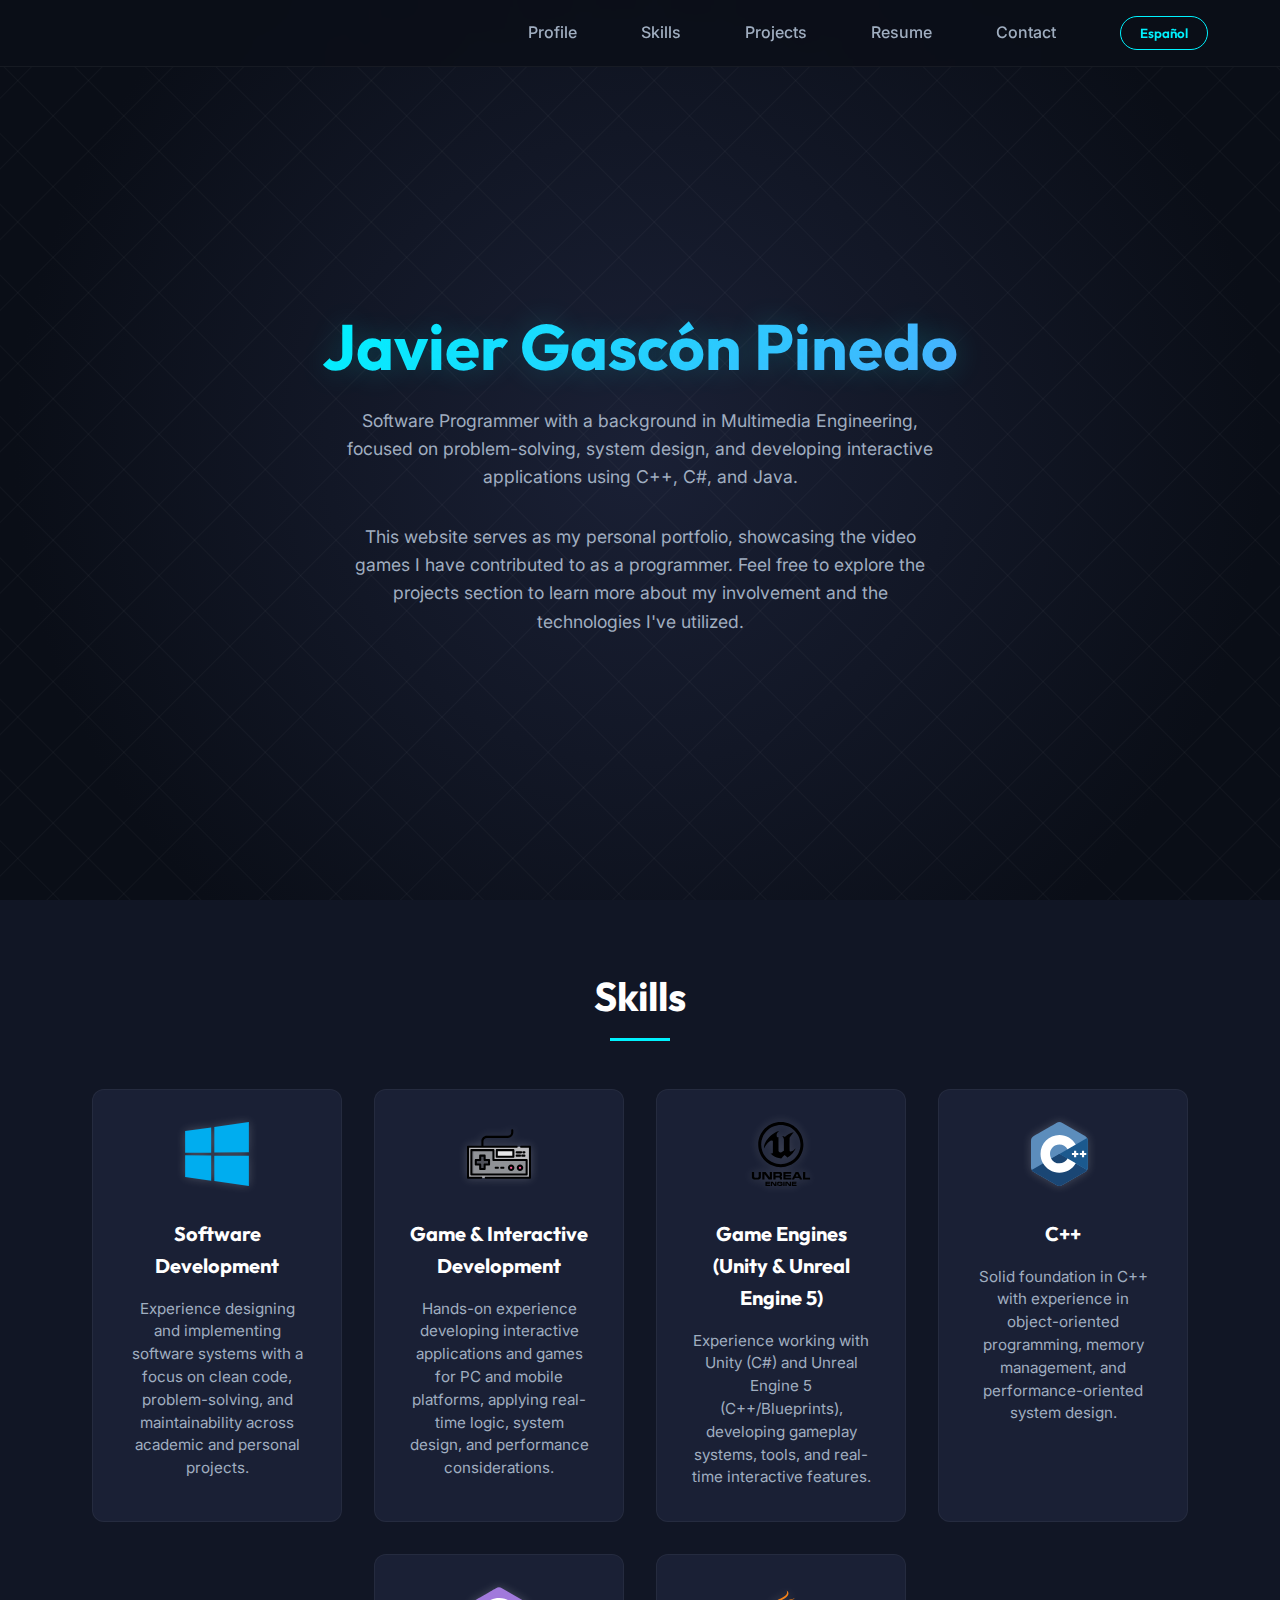
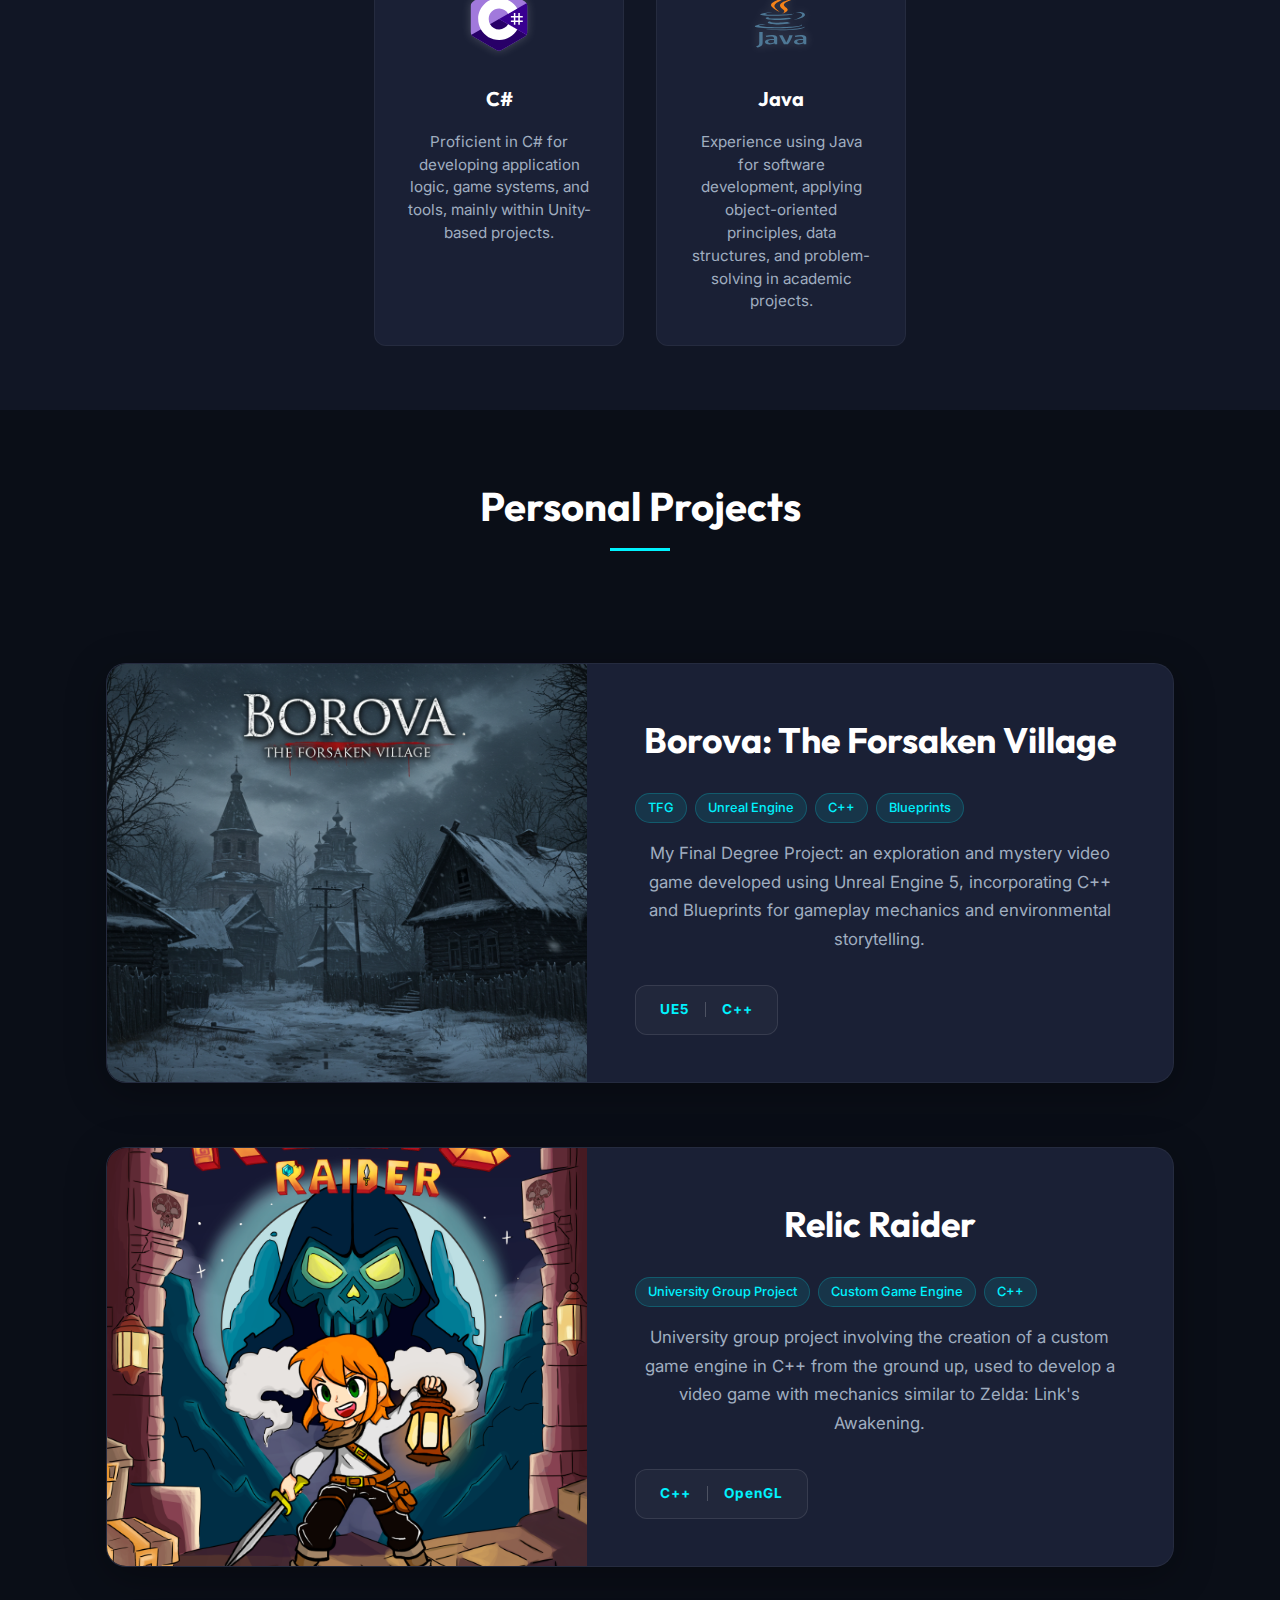
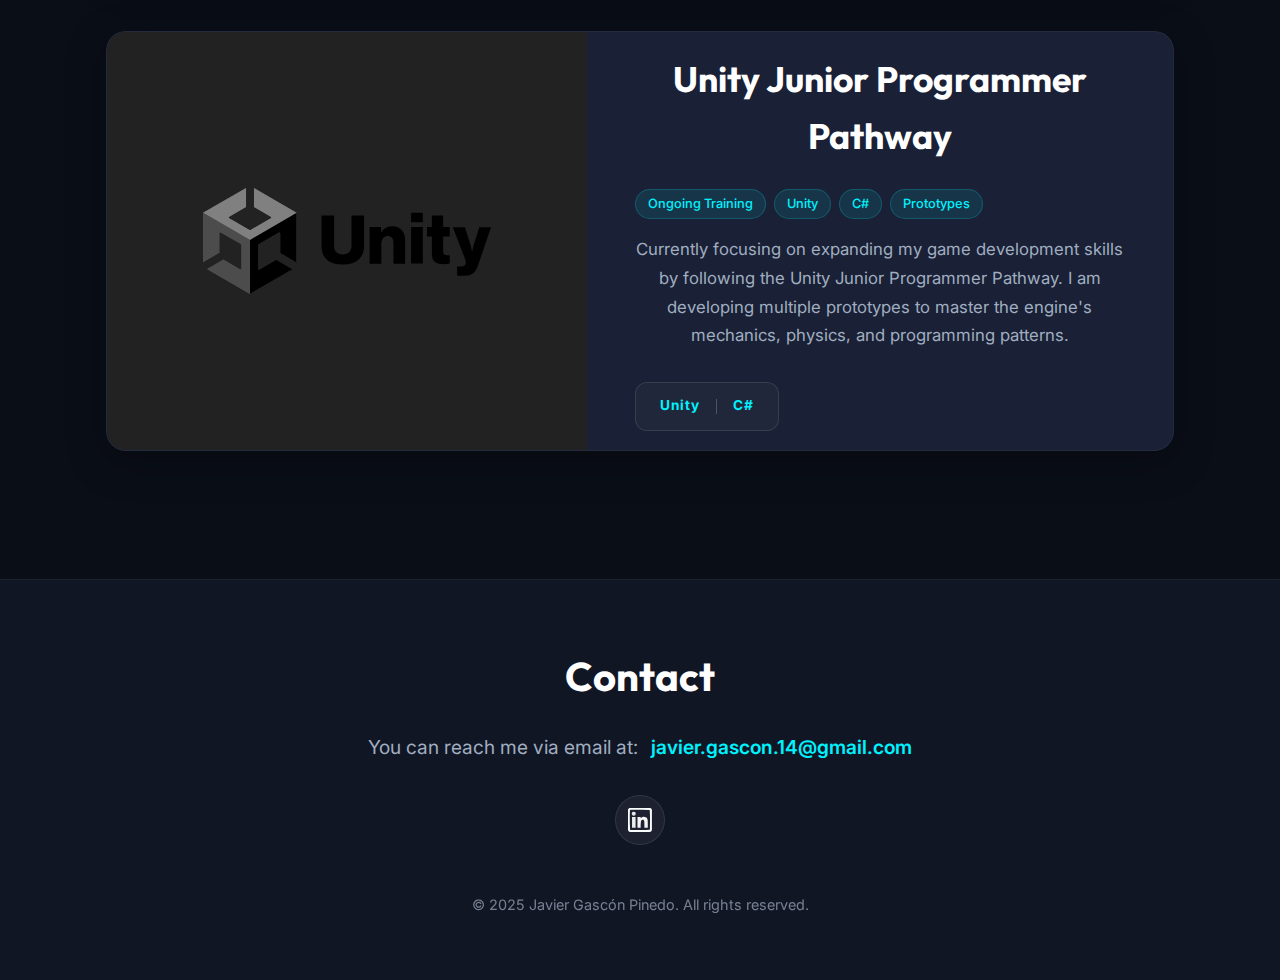
<file: index.html>
<!DOCTYPE html>
<html lang="es">

<head>
    <meta charset="UTF-8">
    <meta name="viewport" content="width=device-width, initial-scale=1.0">
    <title>Javier Gascón Pinedo</title>
    <link rel="icon" href="./assets/icon.png" type="image/png">
    <link rel="stylesheet" href="./css/style.css">
    <script src="./script/script.js"></script>
</head>

<body>
    <header class="navbar">
        <nav>
            <ul>
                <li><a href="#home">Profile</a></li>
                <li><a href="#skills">Skills</a></li>
                <li><a href="#portfolio">Projects</a></li>
                <li><a href="assets/resume/resume_JavierGasconPinedo.pdf">Resume</a></li>
                <li><a href="#contact">Contact</a></li>
                <button id="lang-toggle">Español</button>
            </ul>
        </nav>

        <button class="hamburger">
            <span class="line"></span>
            <span class="line"></span>
            <span class="line"></span>
        </button>

        <script>
            document.addEventListener('DOMContentLoaded', function () {
                const hamburger = document.querySelector('.hamburger');
                const navMenu = document.querySelector('.navbar nav');

                hamburger.addEventListener('click', function () {
                    hamburger.classList.toggle('active');
                    navMenu.classList.toggle('active');
                });

                // Optional: Close the menu when a link is clicked (for smoother navigation)  a
                navMenu.querySelectorAll('a').forEach(link => {
                    link.addEventListener('click', function () {
                        hamburger.classList.remove('active');
                        navMenu.classList.remove('active');
                    });
                });
            });
        </script>
    </header>

    <section id="home" class="home-section">
        <div class="home-content">
            <h1 class="name-title">Javier Gascón Pinedo</h1>
            <p class="description"> Software Programmer with a background in Multimedia Engineering, focused on
                problem-solving, system design, and developing interactive applications using C++, C#, and Java.</p>

            <p class="description">This website serves as my personal portfolio, showcasing the video games I have
                contributed to as a programmer. Feel free to explore the projects section to learn more about my
                involvement and the technologies I've utilized.</p>

        </div>
    </section>

    <section id="skills">
        <h2 id="skills-title">Skills</h2>
        <div class="skills-container">

            <div class="skill">
                <img src="assets/icons/windows.svg" alt="Software Development Logo">
                <h3>Software Development</h3>
                <p>
                    Experience designing and implementing software systems with a focus on clean code,
                    problem-solving, and maintainability across academic and personal projects.
                </p>
            </div>

            <div class="skill">
                <img src="assets/icons/gamepad.svg" alt="Game and Interactive Development Logo">
                <h3>Game & Interactive Development</h3>
                <p>
                    Hands-on experience developing interactive applications and games for PC and mobile
                    platforms, applying real-time logic, system design, and performance considerations.
                </p>
            </div>

            <div class="skill">
                <img src="assets/icons/unreal.svg" alt="Game Engines Logo">
                <h3>Game Engines (Unity & Unreal Engine 5)</h3>
                <p>
                    Experience working with Unity (C#) and Unreal Engine 5 (C++/Blueprints),
                    developing gameplay systems, tools, and real-time interactive features.
                </p>
            </div>

            <div class="skill">
                <img src="assets/icons/c++.svg" alt="C++ Logo">
                <h3>C++</h3>
                <p>
                    Solid foundation in C++ with experience in object-oriented programming,
                    memory management, and performance-oriented system design.
                </p>
            </div>

            <div class="skill">
                <img src="assets/icons/csharp.svg" alt="C# Logo">
                <h3>C#</h3>
                <p>
                    Proficient in C# for developing application logic, game systems, and tools,
                    mainly within Unity-based projects.
                </p>
            </div>

            <div class="skill">
                <img src="assets/icons/java.svg" alt="Java Logo">
                <h3>Java</h3>
                <p>
                    Experience using Java for software development, applying object-oriented principles,
                    data structures, and problem-solving in academic projects.
                </p>
            </div>

        </div>
    </section>

    <section id="portfolio">
        <h2 id="projects-title">Personal Projects</h2>
        <div class="projects-container">


            <!-- Borova:The Forsaken Village -->
            <a href="./project/borova.html" class="project-link" id="proj-borova">
                <div class="project-card">
                    <div class="project-image-box">
                        <img src="assets/portraits/borova.png" alt="Borova: The Forsaken Village Video Game Cover">
                    </div>
                    <div class="project-content-box">
                        <h3>Borova: The Forsaken Village</h3>
                        <div class="tags">
                            <span class="tag">TFG</span>
                            <span class="tag">Unreal Engine</span>
                            <span class="tag">C++</span>
                            <span class="tag">Blueprints</span>
                        </div>
                        <p>My Final Degree Project: an exploration and mystery video game developed using Unreal Engine
                            5,
                            incorporating C++ and Blueprints for gameplay mechanics and environmental storytelling.</p>
                        <div class="tech-stack-box">
                            <span class="tech-label">UE5</span>
                            <span class="tech-divider"></span>
                            <span class="tech-label">C++</span>
                        </div>
                    </div>
                </div>
            </a>


            <!-- Relic Raider -->
            <a href="./project/relicraider.html" class="project-link" id="proj-relicraider">
                <div class="project-card">
                    <div class="project-image-box">
                        <img src="assets/portraits/Cartel_A4_RelicRaider.png" alt="Relic Raider">
                    </div>
                    <div class="project-content-box">
                        <h3>Relic Raider</h3>
                        <div class="tags">
                            <span class="tag">University Group Project</span>
                            <span class="tag">Custom Game Engine</span>
                            <span class="tag">C++</span>
                        </div>
                        <p>University group project involving the creation of a custom game engine in C++ from the
                            ground
                            up, used to develop a video game with mechanics similar to Zelda: Link's Awakening.</p>
                        <div class="tech-stack-box">
                            <span class="tech-label">C++</span>
                            <span class="tech-divider"></span>
                            <span class="tech-label">OpenGL</span>
                        </div>
                    </div>
                </div>
            </a>

            <!-- Unity Junior Programmer Pathway -->
            <a href="./project/unity_pathway.html" class="project-link" id="proj-unity-pathway">
                <div class="project-card">
                    <div class="project-image-box"
                        style="display: flex; align-items: center; justify-content: center; background: #222;">
                        <img src="assets/icons/unity.svg" alt="Unity Junior Programmer Pathway"
                            style="width: 60%; height: auto; object-fit: contain;">
                    </div>
                    <div class="project-content-box">
                        <h3>Unity Junior Programmer Pathway</h3>
                        <div class="tags">
                            <span class="tag">Ongoing Training</span>
                            <span class="tag">Unity</span>
                            <span class="tag">C#</span>
                            <span class="tag">Prototypes</span>
                        </div>
                        <p>Currently focusing on expanding my game development skills by following the Unity Junior
                            Programmer Pathway.
                            I am developing multiple prototypes to master the engine's mechanics, physics, and
                            programming patterns.</p>
                        <div class="tech-stack-box">
                            <span class="tech-label">Unity</span>
                            <span class="tech-divider"></span>
                            <span class="tech-label">C#</span>
                        </div>
                    </div>
                </div>
            </a>

        </div>

    </section>


    <section id="contact">
        <h2 id="contact-title">Contact</h2>
        <p class="contact-text">
            You can reach me via email at:
            <a href="mailto:javier.gascon.14@gmail.com">javier.gascon.14@gmail.com</a>
        <div class="social-icons">
            <a href="https://www.linkedin.com/in/javier-gascon-pinedo/" class="social-icon" target="_blank"
                rel="noopener noreferrer">
                <img src="assets/icons/linkedin-white.svg" alt="LinkedIn">
            </a>
        </div>
        </p>
        <p class="copyright">
            &copy; 2025 Javier Gascón Pinedo. All rights reserved.
        </p>
    </section>
</body>

</html>
</file>
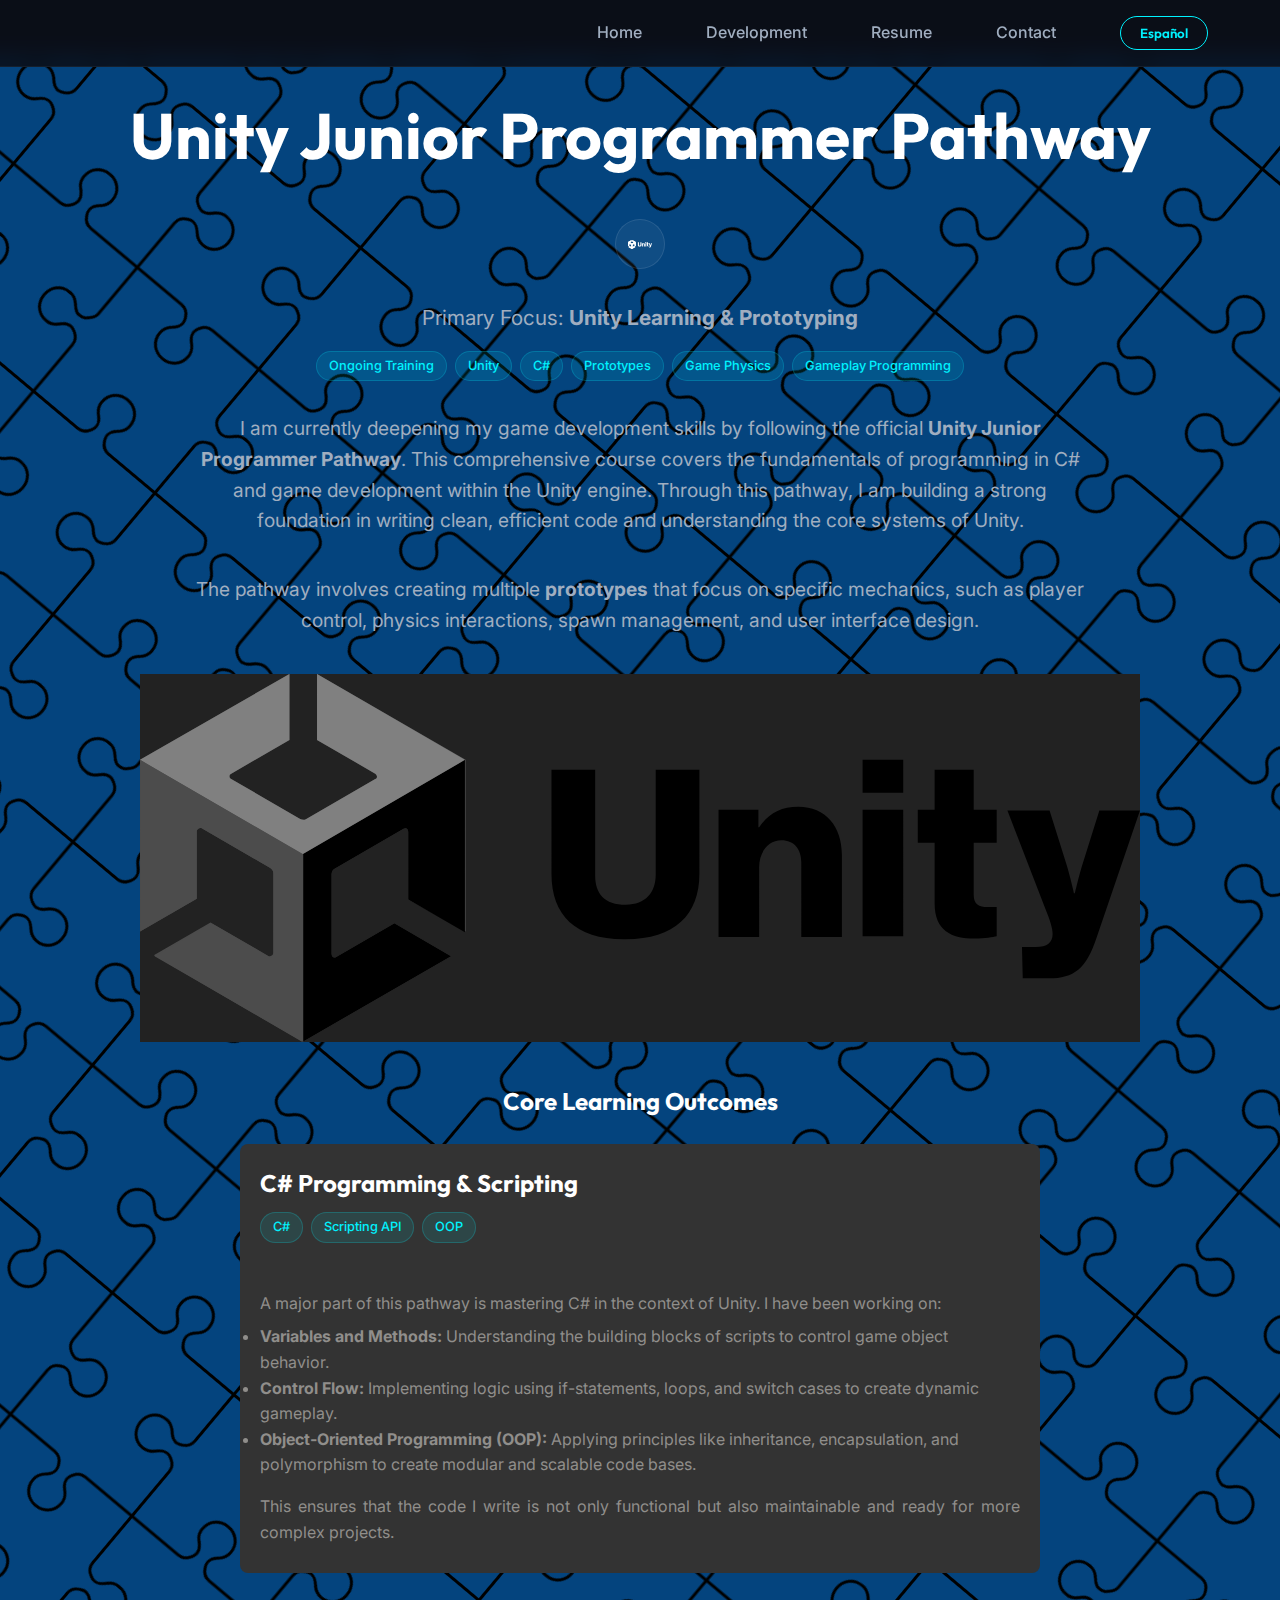
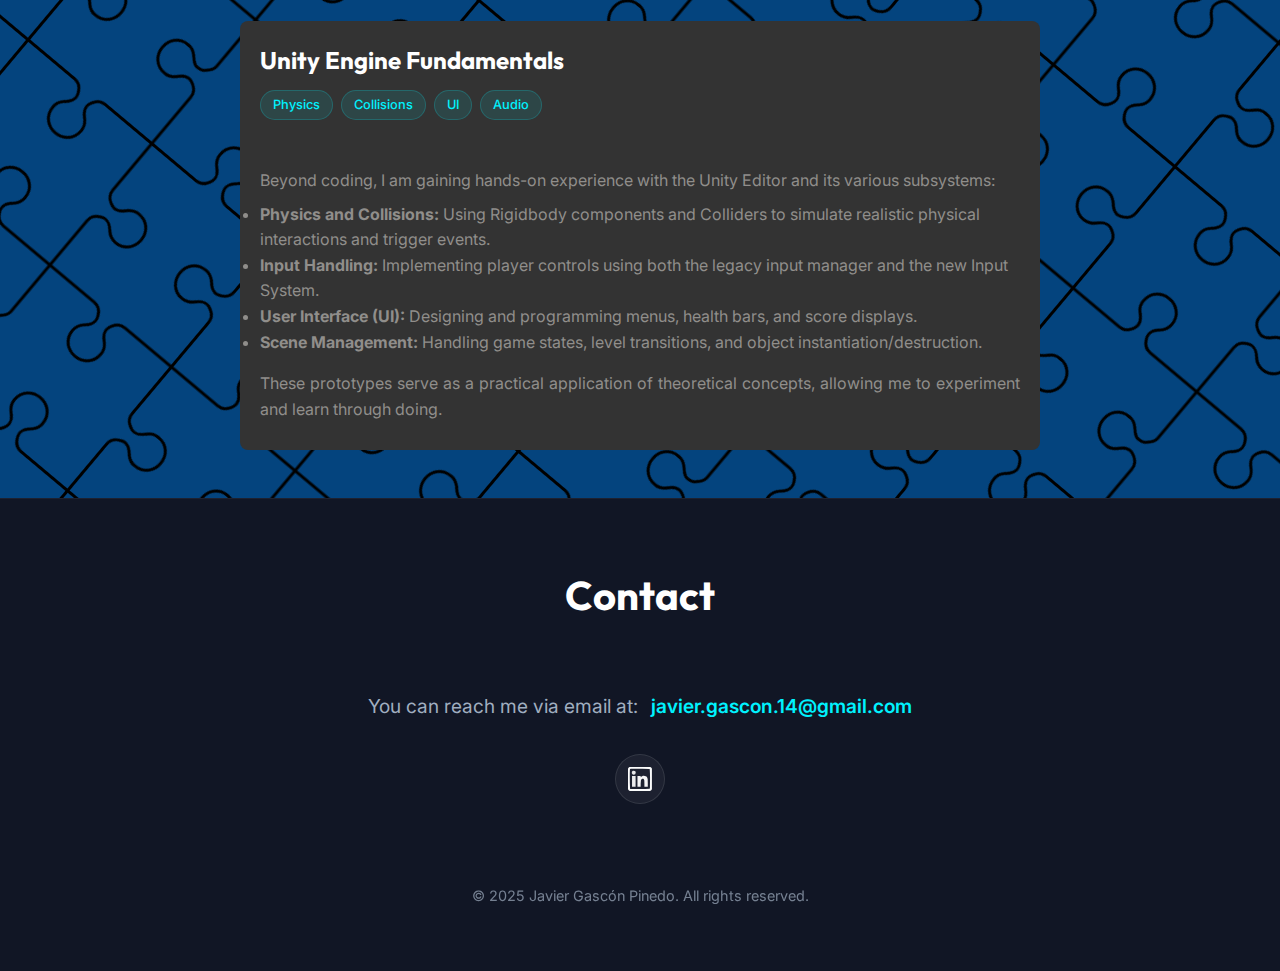
<file: project/unity_pathway.html>
<!DOCTYPE html>
<html lang="es">

<head>
    <meta charset="UTF-8">
    <meta name="viewport" content="width=device-width, initial-scale=1.0">
    <title>Unity Junior Programmer Pathway</title>
    <link rel="icon" href="../assets/icon.png" type="image/png">
    <link rel="stylesheet" href="../css/style.css">
    <link rel="stylesheet" href="../css/project.css">
    <script src="script_unity_pathway.js"></script>
</head>

<body>
    <header class="navbar">
        <nav>
            <ul>
                <li><a href="../index.html">Home</a></li>
                <li><a href="#contributions">Development</a></li>
                <li><a href="../assets/resume/resume_JavierGasconPinedo.pdf">Resume</a></li>
                <li><a href="#contact">Contact</a></li>
                <button id="lang-toggle">Español</button>
            </ul>
        </nav>
        <button class="hamburger">
            <span class="line"></span>
            <span class="line"></span>
            <span class="line"></span>
        </button>

        <script>
            document.addEventListener('DOMContentLoaded', function () {
                const hamburger = document.querySelector('.hamburger');
                const navMenu = document.querySelector('.navbar nav');

                hamburger.addEventListener('click', function () {
                    hamburger.classList.toggle('active');
                    navMenu.classList.toggle('active');
                });

                // Optional: Close the menu when a link is clicked (for smoother navigation)
                navMenu.querySelectorAll('a').forEach(link => {
                    link.addEventListener('click', function () {
                        hamburger.classList.remove('active');
                        navMenu.classList.remove('active');
                    });
                });
            });
        </script>
    </header>

    <section id="project">
        <div class="container">
            <h1>Unity Junior Programmer Pathway</h1>

            <div class="project-info">
                <div class="social-icons">
                    <a href="https://learn.unity.com/pathway/junior-programmer" class="social-icon" target="_blank"><img
                            src="../assets/icons/unity.svg" alt="Unity Learn"></a>
                </div>
                <div class="info-item">
                    <p>Primary Focus: <b>Unity Learning & Prototyping</b></p>
                </div>
            </div>
            <span class="tags">
                <span class="tag">Ongoing Training</span>
                <span class="tag">Unity</span>
                <span class="tag">C#</span>
                <span class="tag">Prototypes</span>
                <span class="tag">Game Physics</span>
                <span class="tag">Gameplay Programming</span>
            </span>

            <p class="project-description">
                I am currently deepening my game development skills by following the official <b>Unity Junior Programmer
                    Pathway</b>. This comprehensive course covers the fundamentals of programming in C# and game
                development within the Unity engine. Through this pathway, I am building a strong foundation in writing
                clean, efficient code and understanding the core systems of Unity.
            </p>

            <p class="project-description">
                The pathway involves creating multiple <b>prototypes</b> that focus on specific mechanics, such as
                player control, physics interactions, spawn management, and user interface design.
            </p>

            <div class="video-wrapper">
                <!-- Placeholder for a video or image. Using a generic image for now if no video is available -->
                <img src="../assets/icons/unity.svg" alt="Unity Prototypes"
                    style="width: 100%; height: 100%; object-fit: contain; background: #222;">
            </div>

            <h2>Core Learning Outcomes</h2>
            <div class="contributions" id="contributions">
                <div class="contribution-item">
                    <h3>C# Programming & Scripting</h3>
                    <span class="tags">
                        <span class="tag">C#</span>
                        <span class="tag">Scripting API</span>
                        <span class="tag">OOP</span>
                    </span>
                    <p>
                        A major part of this pathway is mastering C# in the context of Unity. I have been working on:
                    </p>
                    <ul>
                        <li><b>Variables and Methods:</b> Understanding the building blocks of scripts to control game
                            object behavior.</li>
                        <li><b>Control Flow:</b> Implementing logic using if-statements, loops, and switch cases to
                            create dynamic gameplay.</li>
                        <li><b>Object-Oriented Programming (OOP):</b> Applying principles like inheritance,
                            encapsulation, and polymorphism to create modular and scalable code bases.</li>
                    </ul>
                    <p>
                        This ensures that the code I write is not only functional but also maintainable and ready for
                        more complex projects.
                    </p>
                </div>

                <div class="contribution-item">
                    <h3>Unity Engine Fundamentals</h3>
                    <span class="tags">
                        <span class="tag">Physics</span>
                        <span class="tag">Collisions</span>
                        <span class="tag">UI</span>
                        <span class="tag">Audio</span>
                    </span>
                    <p>
                        Beyond coding, I am gaining hands-on experience with the Unity Editor and its various
                        subsystems:
                    </p>
                    <ul>
                        <li><b>Physics and Collisions:</b> Using Rigidbody components and Colliders to simulate
                            realistic physical interactions and trigger events.</li>
                        <li><b>Input Handling:</b> Implementing player controls using both the legacy input manager and
                            the new Input System.</li>
                        <li><b>User Interface (UI):</b> Designing and programming menus, health bars, and score
                            displays.</li>
                        <li><b>Scene Management:</b> Handling game states, level transitions, and object
                            instantiation/destruction.</li>
                    </ul>
                    <p>
                        These prototypes serve as a practical application of theoretical concepts, allowing me to
                        experiment and learn through doing.
                    </p>
                </div>
            </div>
        </div>

    </section>

    <section id="contact">
        <h2 id="contact-title">Contact</h2>
        <p class="contact-text">
            You can reach me via email at:
            <a href="mailto:javier.gascon.14@gmail.com">javier.gascon.14@gmail.com</a>
        <div class="social-icons">
            <a href="https://www.linkedin.com/in/javier-gascon-pinedo/" class="social-icon" target="_blank"
                rel="noopener noreferrer">
                <img src="../assets/icons/linkedin-white.svg" alt="LinkedIn">
            </a>
        </div>
        </p>
        <p class="copyright">
            &copy; 2025 Javier Gascón Pinedo. All rights reserved.
        </p>
    </section>
</body>

</html>
</file>
<file: css/style.css>
@import url('https://fonts.googleapis.com/css2?family=Outfit:wght@300;500;700&family=Inter:wght@300;400;600&display=swap');

:root {
    --primary-bg: #0a0e17;
    --secondary-bg: #111625;
    --card-bg: #1a2035;

    --accent-color: #00f2fe;
    /* Cyan Neon */
    --accent-secondary: #4facfe;
    /* Blue specific */

    --text-primary: #ffffff;
    --text-secondary: #a0aec0;

    --font-heading: 'Outfit', sans-serif;
    --font-body: 'Inter', sans-serif;

    --gradient-main: linear-gradient(135deg, var(--accent-color) 0%, var(--accent-secondary) 100%);
    --shadow-glow: 0 0 15px rgba(0, 242, 254, 0.3);
}

/* Basic Style */

* {
    margin: 0;
    padding: 0;
    box-sizing: border-box;
    scroll-behavior: smooth;
    scroll-margin-top: 80px;
}

body {
    background-color: var(--primary-bg);
    color: var(--text-primary);
    font-family: var(--font-body);
    line-height: 1.6;
    overflow-x: hidden;
}

h1,
h2,
h3,
h4,
h5,
h6 {
    font-family: var(--font-heading);
    color: var(--text-primary);
    font-weight: 700;
}

a {
    color: var(--accent-color);
    text-decoration: none;
    transition: all 0.3s ease;
}

p {
    color: var(--text-secondary);
}

/* Nav Bar */

/* Nav Bar */

.navbar {
    position: fixed;
    top: 0;
    width: 100%;
    background: rgba(10, 14, 23, 0.85);
    backdrop-filter: blur(10px);
    -webkit-backdrop-filter: blur(10px);
    z-index: 1000;
    border-bottom: 1px solid rgba(255, 255, 255, 0.05);
    padding: 1rem 0;
}

.navbar nav {
    max-width: 1200px;
    margin: 0 auto;
    padding: 0 2rem;
    display: flex;
    justify-content: flex-end;
    /* Align to right or space-between if logo added */
    align-items: center;
}

.navbar nav ul {
    list-style: none;
    display: flex;
    gap: 2rem;
    align-items: center;
}

.navbar nav ul li a {
    color: var(--text-secondary);
    font-weight: 500;
    font-size: 1rem;
    padding: 0.5rem 1rem;
    border-radius: 6px;
    transition: all 0.3s ease;
}

.navbar nav ul li a:hover,
.navbar nav ul li a.active {
    color: var(--accent-color);
    background: rgba(0, 242, 254, 0.1);
}

/* Lang Toggle Button */
#lang-toggle {
    background: transparent;
    border: 1px solid var(--accent-color);
    color: var(--accent-color);
    padding: 0.5rem 1.2rem;
    border-radius: 50px;
    cursor: pointer;
    font-family: var(--font-heading);
    font-weight: 600;
    transition: all 0.3s ease;
    margin-left: 1rem;
}

#lang-toggle:hover {
    background: var(--accent-color);
    color: #000;
    box-shadow: 0 0 15px rgba(0, 242, 254, 0.4);
}

/* Hamburger */
.hamburger {
    display: none;
    cursor: pointer;
    background: none;
    border: none;
    padding: 0.5rem;
}

.hamburger .line {
    width: 25px;
    height: 3px;
    background-color: var(--text-primary);
    margin: 5px 0;
    transition: all 0.3s ease;
    border-radius: 2px;
}

/* Media Query for Mobile Resolution */
@media (max-width: 768px) {
    .navbar nav {
        display: none;
        /* Hide the full navigation on smaller screens */
        position: absolute;
        top: 100%;
        /* Position below the navbar */
        left: 0;
        width: 100%;
        background-color: #0A1128;
        flex-direction: column;
        align-items: center;
        box-shadow: 0 8px 16px rgba(0, 0, 0, 0.2);
    }

    .navbar nav.active {
        display: flex;
        /* Show the navigation when the 'active' class is added */
    }

    .navbar nav ul {
        flex-direction: column;
        width: 100%;
    }

    .navbar nav ul li {
        width: 100%;
        margin: 0;
        text-align: center;
    }

    .navbar nav ul li a {
        padding: 15px 20px;
        border-bottom: 1px solid rgba(255, 255, 255, 0.1);
        border-radius: 0;
    }

    .navbar nav ul li:last-child a {
        border-bottom: none;
    }

    .hamburger {
        display: block;
        /* Show the hamburger menu on smaller screens */
    }

    /* Styles for when the hamburger menu is active (optional animations) */
    .hamburger.active .line:nth-child(1) {
        transform: translateY(8px) rotate(45deg);
    }

    .hamburger.active .line:nth-child(2) {
        opacity: 0;
    }

    .hamburger.active .line:nth-child(3) {
        transform: translateY(-8px) rotate(-45deg);
    }
}

/* Home Style Section*/
/* Home Style Section*/
.home-section {
    min-height: 100vh;
    display: flex;
    align-items: center;
    justify-content: center;
    background: radial-gradient(circle at 50% 50%, #1a2035 0%, #0a0e17 80%);
    position: relative;
    padding-top: 80px;
    /* Offset for fixed navbar */
    overflow: hidden;
}

/* Subtle animated background grid or effect can be added here */
.home-section::before {
    content: '';
    position: absolute;
    width: 200%;
    height: 200%;
    background-image:
        linear-gradient(rgba(255, 255, 255, 0.03) 1px, transparent 1px),
        linear-gradient(90deg, rgba(255, 255, 255, 0.03) 1px, transparent 1px);
    background-size: 50px 50px;
    transform: rotate(45deg);
    z-index: 1;
}

.home-content {
    position: relative;
    z-index: 2;
    max-width: 800px;
    text-align: center;
    padding: 2rem;
}

.name-title {
    font-size: 4rem;
    /* Responsive sizing needed */
    line-height: 1.1;
    margin-bottom: 1.5rem;
    background: var(--gradient-main);
    background-clip: text;
    -webkit-background-clip: text;
    -webkit-text-fill-color: transparent;
    text-shadow: 0 0 30px rgba(0, 242, 254, 0.2);
}

.description {
    font-size: 1.1rem;
    color: var(--text-secondary);
    margin-bottom: 2rem;
    font-family: var(--font-body);
    text-align: center;
    /* override justify for better hero look */
    max-width: 600px;
    margin-left: auto;
    margin-right: auto;
}

/* Social Icons */
.social-icons {
    display: flex;
    justify-content: center;
    gap: 20px;
    margin-top: 2rem;
}

.social-icon {
    display: flex;
    align-items: center;
    justify-content: center;
    width: 50px;
    height: 50px;
    border-radius: 50%;
    background: rgba(255, 255, 255, 0.05);
    border: 1px solid rgba(255, 255, 255, 0.1);
    transition: all 0.3s ease;
}

.social-icon img {
    height: 24px;
    width: 24px;
    object-fit: contain;
    filter: brightness(0) invert(1);
    /* Ensure icons are white if they aren't already */
}

.social-icon:hover {
    background: var(--accent-color);
    box-shadow: 0 0 20px rgba(0, 242, 254, 0.5);
    transform: translateY(-5px);
}

.social-icon:hover img {
    filter: none;
    /* Make icons black on hover for contrast */
}

/* Skills */

/* Skills */

#skills {
    padding: 4rem 1rem;
    background-color: var(--secondary-bg);
    text-align: center;
}

#skills h2 {
    font-size: 2.5rem;
    margin-bottom: 3rem;
    position: relative;
    display: inline-block;
}

#skills h2::after {
    content: '';
    display: block;
    width: 60px;
    height: 3px;
    background: var(--accent-color);
    margin: 10px auto 0;
}

.skills-container {
    display: flex;
    justify-content: center;
    flex-wrap: wrap;
    gap: 2rem;
    max-width: 1200px;
    margin: 0 auto;
}

.skill {
    background: var(--card-bg);
    padding: 2rem;
    border-radius: 12px;
    width: 250px;
    text-align: center;
    transition: all 0.3s ease;
    border: 1px solid rgba(255, 255, 255, 0.05);
}

.skill:hover {
    transform: translateY(-10px);
    box-shadow: var(--shadow-glow);
    border-color: var(--accent-color);
}

.skill img {
    width: 64px;
    height: 64px;
    margin-bottom: 1.5rem;
    filter: drop-shadow(0 0 5px rgba(255, 255, 255, 0.2));
}

.skill h3 {
    margin-bottom: 1rem;
    font-size: 1.25rem;
}

.skill p {
    font-size: 0.95rem;
    line-height: 1.5;
}

/* Portfolio SECTION */

/* Portfolio SECTION */

#portfolio {
    padding: 4rem 1rem;
    background-color: var(--primary-bg);
    text-align: center;
}

#portfolio h2 {
    font-size: 2.5rem;
    margin-bottom: 3rem;
    position: relative;
    display: inline-block;
}

#portfolio h2::after {
    content: '';
    display: block;
    width: 60px;
    height: 3px;
    background: var(--accent-color);
    margin: 10px auto 0;
}

.projects-container {
    display: flex;
    flex-direction: column;
    gap: 4rem;
    max-width: 1100px;
    margin: 4rem auto;
    padding: 0 1rem;
}

/* Remove default link styling wrapper */
.project-link {
    text-decoration: none;
    color: inherit;
    display: block;
}

.project-card {
    background-color: var(--card-bg);
    border-radius: 20px;
    display: flex;
    flex-direction: row;
    overflow: hidden;
    transition: all 0.4s ease;
    border: 1px solid rgba(255, 255, 255, 0.05);
    height: 420px;
    box-shadow: 0 10px 40px rgba(0, 0, 0, 0.3);
}

.project-card:hover {
    transform: translateY(-5px);
    box-shadow: 0 20px 50px rgba(0, 0, 0, 0.5);
    border-color: rgba(0, 242, 254, 0.3);
}

.project-image-box {
    flex: 0 0 45%;
    position: relative;
    overflow: hidden;
    background: #000;
}

.project-image-box img {
    width: 100%;
    height: 100%;
    object-fit: cover;
    transition: transform 0.6s ease;
}

.project-card:hover .project-image-box img {
    transform: scale(1.05);
}

.project-content-box {
    flex: 1;
    padding: 3rem;
    display: flex;
    flex-direction: column;
    justify-content: center;
    position: relative;
}

.project-card h3 {
    font-size: 2.2rem;
    margin-bottom: 1.2rem;
    color: var(--text-primary);
    font-family: var(--font-heading);
}

.project-card p {
    font-size: 1.05rem;
    color: var(--text-secondary);
    line-height: 1.7;
    margin-bottom: 2rem;
}

.tech-stack-box {
    margin-top: auto;
    display: inline-flex;
    align-items: center;
    gap: 1rem;
    padding: 0.8rem 1.5rem;
    background: rgba(255, 255, 255, 0.03);
    border: 1px solid rgba(255, 255, 255, 0.1);
    border-radius: 12px;
    width: fit-content;
}

.tech-label {
    font-size: 0.85rem;
    font-weight: 700;
    color: var(--accent-color);
    letter-spacing: 1px;
}

.tech-divider {
    width: 1px;
    height: 15px;
    background: rgba(255, 255, 255, 0.2);
}

/* Mobile adjustments for horizontal cards */
@media (max-width: 992px) {
    .project-card {
        height: auto;
        flex-direction: column;
    }

    .project-image-box {
        flex: 0 0 320px;
        height: 320px;
    }

    .project-content-box {
        padding: 2.5rem;
    }

    .project-card h3 {
        font-size: 1.8rem;
    }
}

.project-card h3 {
    font-size: 2.22rem;
    margin-bottom: 0.5rem;
    color: var(--text-primary);
}

.tags {
    margin: 1rem 0;
    display: flex;
    flex-wrap: wrap;
    gap: 0.5rem;
}

.tag {
    background-color: rgba(0, 242, 254, 0.1);
    color: var(--accent-color);
    padding: 0.25rem 0.75rem;
    border-radius: 50px;
    font-size: 0.8em;
    font-weight: 500;
    border: 1px solid rgba(0, 242, 254, 0.2);
}

.project p {
    color: var(--text-secondary);
    font-size: 0.95rem;
    margin-top: auto;
    /* Push to bottom if content varies */
    font-weight: normal;
}

/* Contact */
#contact {
    padding: 4rem 1rem;
    background-color: var(--secondary-bg);
    text-align: center;
    border-top: 1px solid rgba(255, 255, 255, 0.05);
}

#contact h2 {
    font-size: 2.5rem;
    margin-bottom: 1.5rem;
}

.contact-text {
    font-size: 1.2rem;
    max-width: 600px;
    margin: 0 auto 2rem;
}

.contact-text a {
    color: var(--accent-color);
    margin-left: 0.5rem;
    font-weight: 600;
}

.copyright {
    font-size: 0.9rem;
    color: var(--text-secondary);
    margin-top: 3rem;
    opacity: 0.7;
}

/* Remove old specific responsive styles that conflict */
/* Kept only essential overrides if needed, mostly handled by global responsive units */


/* Mobile Navigation */
@media (max-width: 768px) {
    .hamburger {
        display: block;
        margin-right: 1rem;
    }

    .navbar {
        display: flex;
        justify-content: space-between;
        align-items: center;
        padding: 1rem;
    }

    .navbar nav {
        position: absolute;
        top: 100%;
        left: 0;
        width: 100%;
        background: #0a0e17;
        /* Solid background for mobile menu */
        border-bottom: 1px solid rgba(255, 255, 255, 0.1);
        padding: 0;
        max-height: 0;
        overflow: hidden;
        flex-direction: column;
        transition: max-height 0.3s ease-in-out;
    }

    .navbar nav.active {
        max-height: 400px;
        /* Adjust based on content */
        display: flex;
    }

    .navbar nav ul {
        flex-direction: column;
        width: 100%;
        gap: 0;
        padding: 1rem 0;
    }

    .navbar nav ul li {
        width: 100%;
        text-align: center;
    }

    .navbar nav ul li a {
        display: block;
        padding: 1rem;
        border-radius: 0;
    }

    #lang-toggle {
        margin: 1rem auto;
        display: block;
    }
}
</file>
<file: css/project.css>
:root {
    --primary-color: #eddbc4;
    --secondary-color: #908e8b;

    --highlight-color: #bd5a63;

    --text-color: #ffffff;
}

#project {
    margin-top: 53px;
    background-image: url("data:image/svg+xml,<svg id='patternId' width='100%' height='100%' xmlns='http://www.w3.org/2000/svg'><defs><pattern id='a' patternUnits='userSpaceOnUse' width='160' height='160' patternTransform='scale(2) rotate(40)'><rect x='0' y='0' width='100%' height='100%' fill='%2304447eff'/><path d='M121.5 39.5V9.169c0-2.827 1.724-4.707 3.473-5.602l.707-.362c2.086-1.068 4.702-.631 6.359 1.026l1.985 1.985c1.349 1.349 3.235 2.018 5.14 2.128 12.336 0 12.336-18.505 0-18.505M40.75 39.499V9.17c0-2.827-1.724-4.707-3.473-5.602l-.707-.362c-2.086-1.068-4.702-.631-6.359 1.026l-1.985 1.985c-1.349 1.349-3.236 2.018-5.14 2.128-12.336 0-12.336-18.505 0-18.505m146.575 111.248c0-12.337-18.505-12.337-18.505 0 .11 1.904.78 3.79 2.128 5.139l1.985 1.985c1.657 1.657 2.094 4.273 1.026 6.36l-.362.706c-.895 1.75-2.775 3.474-5.602 3.474l-30.33-.001m49.66-63.086c0 12.336-18.505 12.336-18.505 0 .11-1.904.78-3.791 2.128-5.14l1.985-1.985c1.657-1.657 2.094-4.273 1.026-6.359l-.362-.707c-.895-1.749-2.775-3.474-5.602-3.473h-30.33m19.162 130.344c12.337 0 12.337-18.505 0-18.505-1.631 0-3.99.98-5.139 2.128l-1.985 1.985c-1.656 1.656-4.274 2.094-6.36 1.027l-.706-.362c-2.086-1.069-3.474-3.258-3.474-5.602v-34.302l.001-26.228c0-2.344-1.427-4.458-3.473-5.602l-.707-.361a5.83 5.83 0 00-6.36 1.026l-1.984 1.985c-1.144 1.152-3.508 2.128-5.14 2.128-12.336 0-12.336-18.505 0-18.505 1.904.11 3.715.86 5.14 2.128l1.985 1.985a5.812 5.812 0 006.359 1.026l.707-.362c1.287-1.485 3.473-2.775 3.473-5.602v-30.33M23.086 168.343c-12.336 0-12.336-18.505 0-18.505 1.632 0 3.992.98 5.14 2.128l1.985 1.985c1.656 1.656 4.274 2.094 6.359 1.027l.707-.362c2.086-1.069 3.474-3.258 3.474-5.602l-.001-34.302V88.485c0-2.344 1.387-4.533 3.473-5.602l.707-.361c2.085-1.068 4.703-.63 6.359 1.026l1.985 1.985c1.148 1.148 3.508 2.128 5.14 2.128 12.336 0 12.336-18.505 0-18.505-1.905.11-3.791.78-5.14 2.128l-1.985 1.985c-1.657 1.657-4.273 2.094-6.36 1.026l-.706-.362c-1.75-.895-3.474-2.775-3.474-5.602v-30.33m80.75 80.749H91.17c-2.827 0-4.707 1.724-5.602 3.473l-.362.707c-1.068 2.086-.631 4.702 1.026 6.359l1.985 1.985c1.349 1.349 2.018 3.236 2.128 5.14 0 12.336-18.505 12.336-18.505 0 0-1.632.98-3.992 2.128-5.14l1.985-1.985c1.656-1.656 2.094-4.274 1.026-6.359l-.361-.707c-1.069-2.086-3.258-3.474-5.602-3.473h-60.53c-2.344 0-4.533-1.387-5.602-3.473l-.362-.707c-1.067-2.085-.63-4.703 1.027-6.359l1.985-1.985c1.148-1.148 2.128-3.508 2.128-5.14 0-12.336-18.505-12.336-18.505 0M121.5 38H91.169c-2.827 0-4.707-1.724-5.602-3.473l-.362-.707c-1.068-2.086-.631-4.702 1.026-6.359l1.985-1.985c1.349-1.349 2.018-3.235 2.128-5.14C90.344 8 71.84 8 71.84 20.337c0 1.632.977 3.994 2.128 5.14.663.66 1.343 1.305 1.985 1.985 1.608 1.703 2.003 4.23 1.026 6.36-.11.24-.233.474-.361.706C75.48 36.577 73.359 38 71.015 38H36.712L10.485 38c-2.344 0-4.533 1.387-5.602 3.473-.12.236-.24.471-.362.707-1.067 2.085-.63 4.703 1.027 6.36l1.985 1.984c1.148 1.148 2.128 3.508 2.128 5.14C9.66 68-8.844 68-8.844 55.664'  stroke-width='1.5' stroke='%23000000ff' fill='none'/></pattern></defs><rect width='800%' height='800%' transform='translate(0,0)' fill='url(%23a)'/></svg>");

}

#project-detail {
    max-width: 1200px;
    margin: 0 auto;
    padding: 20px;
}

.container {
    display: flex;
    flex-direction: column;
    align-items: center;
}

h1 {
    font-size: 4em;
    padding-top: 0.5em;
}

h2 {
    padding-bottom: 1em;
}

.tags {
    margin: 0;
    padding-bottom: 2em;
}

.project-info {
    display: flex;
    flex-direction: column;
    padding-bottom: 1em;
}

.social-icons {
    padding-bottom: 2em;
}

.info-item {
    width: 100%;
}

.info-item p {
    font-size: 1.3em;
}

.project-description {
    font-size: 1.2em;
    padding-bottom: 2em;
    max-width: 70%;
    text-align: center;
}

.video-wrapper {
    text-align: center;
    padding-bottom: 2em;
}

/* Contribution */

.contributions {
    display: flex;
    gap: 3em;
    padding-bottom: 3em;
    justify-content: center;
    flex-wrap: wrap;
}

.contribution-item {
    background-color: #333;
    border-radius: 8px;
    padding: 20px;
    max-width: 50%;
    min-width: 800px;
    text-align: left;
    height: max-content;
}

.contribution-item p {
    padding: 1em 0 0.5em 0;
    text-align: justify;
}

.contribution-item p, .contribution-item ul li {
    color: var(--secondary-color)
}

.contribution-item img, .contribution-item video {
    width: 100%;
    border-radius: 8px;
    min-width: 450px;
    margin: 1em 0 0 0;
}

.contribution-item h3 {
    font-size: 1.5em;
    color: white;
    margin-bottom: 10px;
}

.contribution-item video {
    max-width: 100%;
}

.sketch-img {
    display: flex;
    gap: 1.5em;
}

.sketch-img img {
    width: 33%;
    min-width: 0px;
}
</file>
